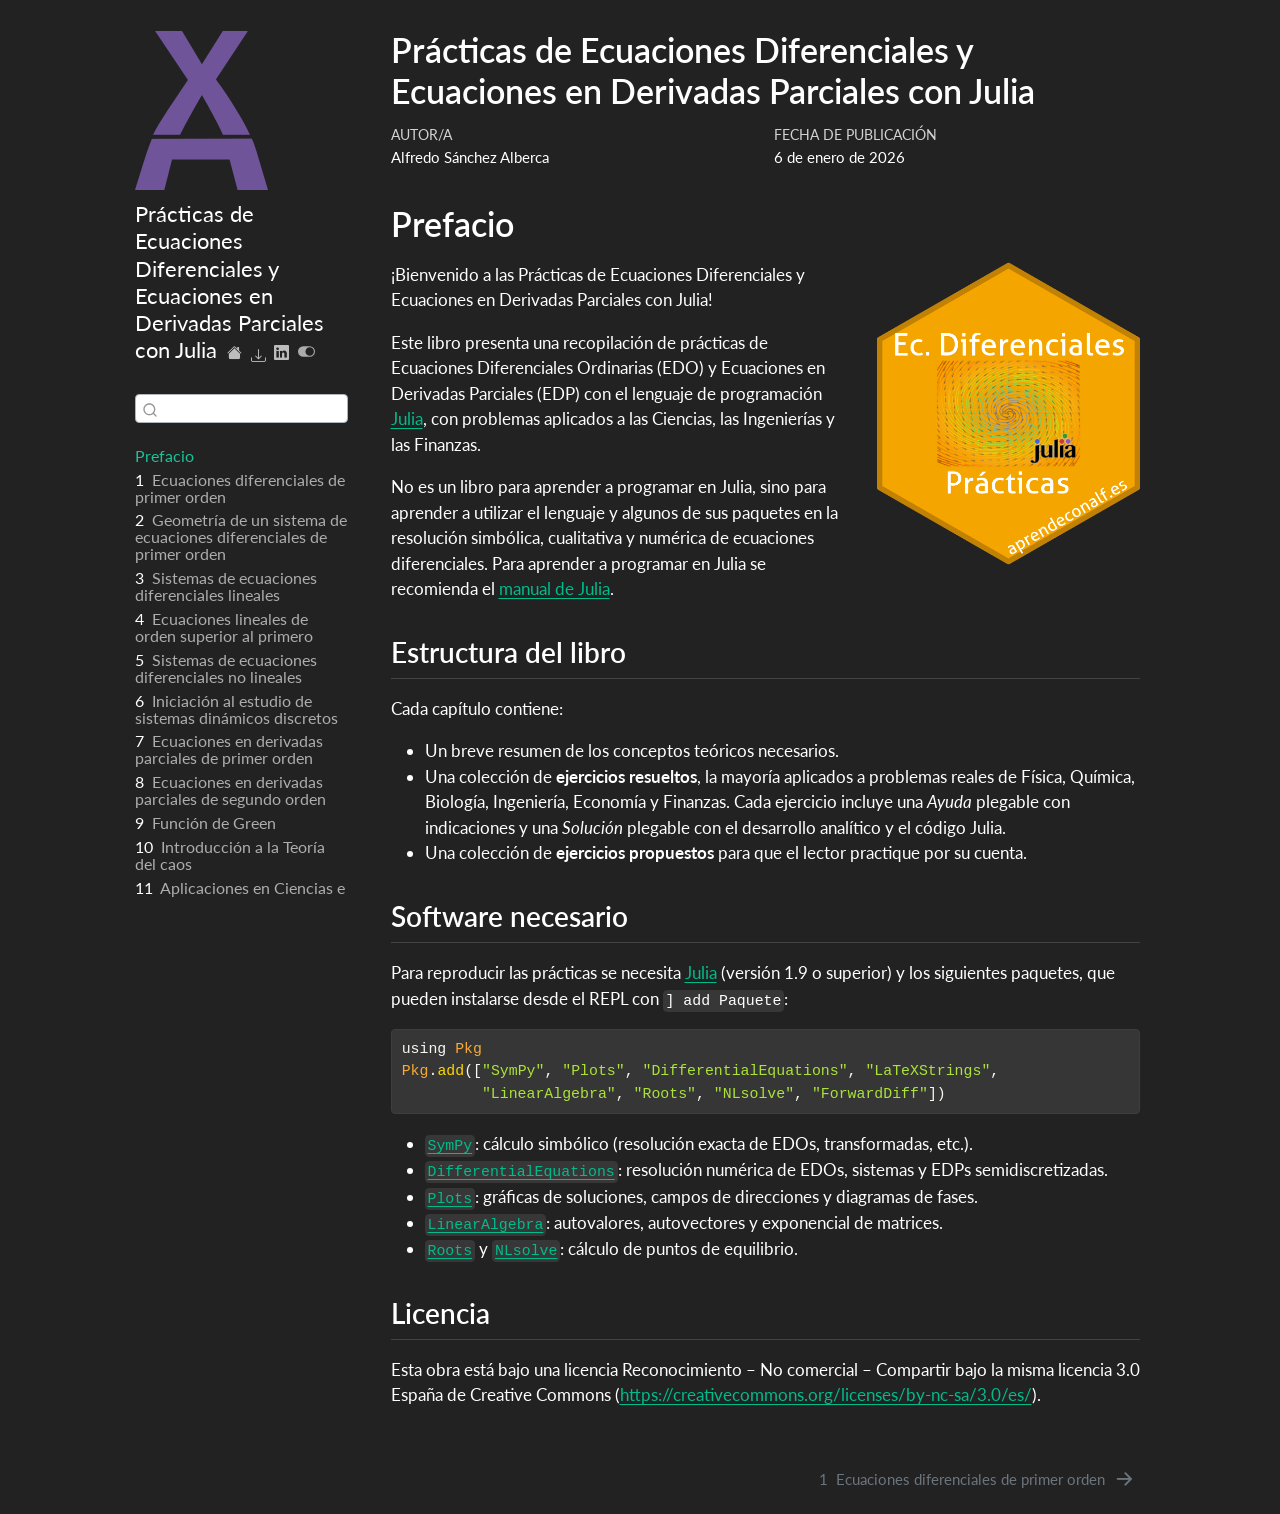
<file: docs/index.html>
<!DOCTYPE html>
<html xmlns="http://www.w3.org/1999/xhtml" lang="es" xml:lang="es"><head>

<meta charset="utf-8">
<meta name="generator" content="quarto-1.9.38">

<meta name="viewport" content="width=device-width, initial-scale=1.0, user-scalable=yes">

<meta name="author" content="Alfredo Sánchez Alberca">

<title>Prácticas de Ecuaciones Diferenciales y Ecuaciones en Derivadas Parciales con Julia</title>
<style>
/* Default styles provided by pandoc.
** See https://pandoc.org/MANUAL.html#variables-for-html for config info.
*/
code{white-space: pre-wrap;}
span.smallcaps{font-variant: small-caps;}
div.columns{display: flex; gap: min(4vw, 1.5em);}
div.column{flex: auto; overflow-x: auto;}
div.hanging-indent{margin-left: 1.5em; text-indent: -1.5em;}
ul.task-list{list-style: none;}
ul.task-list li input[type="checkbox"] {
  width: 0.8em;
  margin: 0 0.8em 0.2em -1em; /* quarto-specific, see https://github.com/quarto-dev/quarto-cli/issues/4556 */ 
  vertical-align: middle;
}
/* CSS for syntax highlighting */
html { -webkit-text-size-adjust: 100%; }
pre > code.sourceCode { white-space: pre; position: relative; }
pre > code.sourceCode > span { display: inline-block; line-height: 1.25; }
pre > code.sourceCode > span:empty { height: 1.2em; }
.sourceCode { overflow: visible; }
code.sourceCode > span { color: inherit; text-decoration: inherit; }
div.sourceCode { margin: 1em 0; }
pre.sourceCode { margin: 0; }
@media screen {
div.sourceCode { overflow: auto; }
}
@media print {
pre > code.sourceCode { white-space: pre-wrap; }
pre > code.sourceCode > span { text-indent: -5em; padding-left: 5em; }
}
pre.numberSource code
  { counter-reset: source-line 0; }
pre.numberSource code > span
  { position: relative; left: -4em; counter-increment: source-line; }
pre.numberSource code > span > a:first-child::before
  { content: counter(source-line);
    position: relative; left: -1em; text-align: right; vertical-align: baseline;
    border: none; display: inline-block;
    -webkit-touch-callout: none; -webkit-user-select: none;
    -khtml-user-select: none; -moz-user-select: none;
    -ms-user-select: none; user-select: none;
    padding: 0 4px; width: 4em;
  }
pre.numberSource { margin-left: 3em;  padding-left: 4px; }
div.sourceCode
  {   }
@media screen {
pre > code.sourceCode > span > a:first-child::before { text-decoration: underline; }
}
</style>


<script src="site_libs/quarto-nav/quarto-nav.js"></script>
<script src="site_libs/quarto-nav/headroom.min.js"></script>
<script src="site_libs/clipboard/clipboard.min.js"></script>
<script src="site_libs/quarto-search/autocomplete.umd.js"></script>
<script src="site_libs/quarto-search/fuse.min.js"></script>
<script src="site_libs/quarto-search/quarto-search.js"></script>
<meta name="quarto:offset" content="./">
<link href="./01-edos-primer-orden.html" rel="next">
<link href="./img/logos/favicon.ico" rel="icon">
<script src="site_libs/quarto-html/quarto.js" type="module"></script>
<script src="site_libs/quarto-html/tabsets/tabsets.js" type="module"></script>
<script src="site_libs/quarto-html/popper.min.js"></script>
<script src="site_libs/quarto-html/tippy.umd.min.js"></script>
<script src="site_libs/quarto-html/anchor.min.js"></script>
<link href="site_libs/quarto-html/tippy.css" rel="stylesheet">
<link href="site_libs/quarto-html/quarto-syntax-highlighting-33269adcf1721b81efc5ea7fcfe7f0ee.css" rel="stylesheet" class="quarto-color-scheme" id="quarto-text-highlighting-styles">
<link href="site_libs/quarto-html/quarto-syntax-highlighting-dark-5a2acb6f4ed5aeb23a104ba421924b87.css" rel="stylesheet" class="quarto-color-scheme quarto-color-alternate" id="quarto-text-highlighting-styles">
<script src="site_libs/bootstrap/bootstrap.min.js"></script>
<link href="site_libs/bootstrap/bootstrap-icons.css" rel="stylesheet">
<link href="site_libs/bootstrap/bootstrap-3401a95b39ddee773afad36d04e16f62.min.css" rel="stylesheet" append-hash="true" class="quarto-color-scheme" id="quarto-bootstrap" data-mode="light">
<link href="site_libs/bootstrap/bootstrap-dark-acd2f942bef30007f70c13ca6b9aeec6.min.css" rel="stylesheet" append-hash="true" class="quarto-color-scheme quarto-color-alternate" id="quarto-bootstrap" data-mode="dark">
<script id="quarto-search-options" type="application/json">{
  "location": "sidebar",
  "copy-button": false,
  "collapse-after": 3,
  "panel-placement": "start",
  "type": "textbox",
  "limit": 50,
  "keyboard-shortcut": [
    "f",
    "/",
    "s"
  ],
  "show-item-context": false,
  "language": {
    "search-no-results-text": "No se han encontrado resultados",
    "search-matching-documents-text": "documentos encontrados",
    "search-copy-link-title": "Copiar el enlace en la búsqueda",
    "search-hide-matches-text": "Ocultar resultados adicionales",
    "search-more-match-text": "resultado adicional en este documento",
    "search-more-matches-text": "resultados adicionales en este documento",
    "search-clear-button-title": "Borrar",
    "search-text-placeholder": "",
    "search-detached-cancel-button-title": "Cancelar",
    "search-submit-button-title": "Enviar",
    "search-label": "Buscar"
  }
}</script>


<meta property="og:title" content="Prácticas de Ecuaciones Diferenciales y Ecuaciones en Derivadas Parciales con Julia">
<meta property="og:description" content="">
<meta property="og:image" content="img/logos/sticker.png">
<meta property="og:site_name" content="Prácticas de Ecuaciones Diferenciales y Ecuaciones en Derivadas Parciales con Julia">
</head>

<body class="nav-sidebar floating fullcontent quarto-dark"><script id="quarto-html-before-body" type="application/javascript">
    const toggleBodyColorMode = (bsSheetEl) => {
      const mode = bsSheetEl.getAttribute("data-mode");
      const bodyEl = window.document.querySelector("body");
      if (mode === "dark") {
        bodyEl.classList.add("quarto-dark");
        bodyEl.classList.remove("quarto-light");
      } else {
        bodyEl.classList.add("quarto-light");
        bodyEl.classList.remove("quarto-dark");
      }
    }
    const toggleBodyColorPrimary = () => {
      const bsSheetEl = window.document.querySelector("link#quarto-bootstrap:not([rel=disabled-stylesheet])");
      if (bsSheetEl) {
        toggleBodyColorMode(bsSheetEl);
      }
    }
    const setColorSchemeToggle = (alternate) => {
      const toggles = window.document.querySelectorAll('.quarto-color-scheme-toggle');
      for (let i=0; i < toggles.length; i++) {
        const toggle = toggles[i];
        if (toggle) {
          if (alternate) {
            toggle.classList.add("alternate");
          } else {
            toggle.classList.remove("alternate");
          }
        }
      }
    };
    const toggleColorMode = (alternate) => {
      // Switch the stylesheets
      const primaryStylesheets = window.document.querySelectorAll('link.quarto-color-scheme:not(.quarto-color-alternate)');
      const alternateStylesheets = window.document.querySelectorAll('link.quarto-color-scheme.quarto-color-alternate');
      manageTransitions('#quarto-margin-sidebar .nav-link', false);
      if (alternate) {
        // note: dark is layered on light, we don't disable primary!
        enableStylesheet(alternateStylesheets);
        for (const sheetNode of alternateStylesheets) {
          if (sheetNode.id === "quarto-bootstrap") {
            toggleBodyColorMode(sheetNode);
          }
        }
      } else {
        disableStylesheet(alternateStylesheets);
        enableStylesheet(primaryStylesheets)
        toggleBodyColorPrimary();
      }
      manageTransitions('#quarto-margin-sidebar .nav-link', true);
      // Switch the toggles
      setColorSchemeToggle(alternate)
      // Hack to workaround the fact that safari doesn't
      // properly recolor the scrollbar when toggling (#1455)
      if (navigator.userAgent.indexOf('Safari') > 0 && navigator.userAgent.indexOf('Chrome') == -1) {
        manageTransitions("body", false);
        window.scrollTo(0, 1);
        setTimeout(() => {
          window.scrollTo(0, 0);
          manageTransitions("body", true);
        }, 40);
      }
    }
    const disableStylesheet = (stylesheets) => {
      for (let i=0; i < stylesheets.length; i++) {
        const stylesheet = stylesheets[i];
        stylesheet.rel = 'disabled-stylesheet';
      }
    }
    const enableStylesheet = (stylesheets) => {
      for (let i=0; i < stylesheets.length; i++) {
        const stylesheet = stylesheets[i];
        if(stylesheet.rel !== 'stylesheet') { // for Chrome, which will still FOUC without this check
          stylesheet.rel = 'stylesheet';
        }
      }
    }
    const manageTransitions = (selector, allowTransitions) => {
      const els = window.document.querySelectorAll(selector);
      for (let i=0; i < els.length; i++) {
        const el = els[i];
        if (allowTransitions) {
          el.classList.remove('notransition');
        } else {
          el.classList.add('notransition');
        }
      }
    }
    const isFileUrl = () => {
      return window.location.protocol === 'file:';
    }
    const hasAlternateSentinel = () => {
      let styleSentinel = getColorSchemeSentinel();
      if (styleSentinel !== null) {
        return styleSentinel === "alternate";
      } else {
        return false;
      }
    }
    const setStyleSentinel = (alternate) => {
      const value = alternate ? "alternate" : "default";
      if (!isFileUrl()) {
        window.localStorage.setItem("quarto-color-scheme", value);
      } else {
        localAlternateSentinel = value;
      }
    }
    const getColorSchemeSentinel = () => {
      if (!isFileUrl()) {
        const storageValue = window.localStorage.getItem("quarto-color-scheme");
        return storageValue != null ? storageValue : localAlternateSentinel;
      } else {
        return localAlternateSentinel;
      }
    }
    const toggleGiscusIfUsed = (isAlternate, darkModeDefault) => {
      const baseTheme = document.querySelector('#giscus-base-theme')?.value ?? 'light';
      const alternateTheme = document.querySelector('#giscus-alt-theme')?.value ?? 'dark';
      let newTheme = '';
      if(authorPrefersDark) {
        newTheme = isAlternate ? baseTheme : alternateTheme;
      } else {
        newTheme = isAlternate ? alternateTheme : baseTheme;
      }
      const changeGiscusTheme = () => {
        // From: https://github.com/giscus/giscus/issues/336
        const sendMessage = (message) => {
          const iframe = document.querySelector('iframe.giscus-frame');
          if (!iframe) return;
          iframe.contentWindow.postMessage({ giscus: message }, 'https://giscus.app');
        }
        sendMessage({
          setConfig: {
            theme: newTheme
          }
        });
      }
      const isGiscussLoaded = window.document.querySelector('iframe.giscus-frame') !== null;
      if (isGiscussLoaded) {
        changeGiscusTheme();
      }
    };
    const authorPrefersDark = true;
    const darkModeDefault = authorPrefersDark;
    let localAlternateSentinel = darkModeDefault ? 'alternate' : 'default';
    // Dark / light mode switch
    window.quartoToggleColorScheme = () => {
      // Read the current dark / light value
      let toAlternate = !hasAlternateSentinel();
      toggleColorMode(toAlternate);
      setStyleSentinel(toAlternate);
      toggleGiscusIfUsed(toAlternate, darkModeDefault);
      window.dispatchEvent(new Event('resize'));
    };
    // Switch to dark mode if need be
    if (hasAlternateSentinel()) {
      toggleColorMode(true);
    } else {
      toggleColorMode(false);
    }
  </script>

<div id="quarto-search-results"></div>
  <header id="quarto-header" class="headroom fixed-top">
  <nav class="quarto-secondary-nav">
    <div class="container-fluid d-flex">
      <button type="button" class="quarto-btn-toggle btn" data-bs-toggle="collapse" role="button" data-bs-target=".quarto-sidebar-collapse-item" aria-controls="quarto-sidebar" aria-expanded="false" aria-label="Alternar barra lateral" onclick="if (window.quartoToggleHeadroom) { window.quartoToggleHeadroom(); }">
        <i class="bi bi-layout-text-sidebar-reverse"></i>
      </button>
        <nav class="quarto-page-breadcrumbs" aria-label="breadcrumb"><ol class="breadcrumb"><li class="breadcrumb-item"><a href="./index.html">Prefacio</a></li></ol></nav>
        <a class="flex-grow-1" role="navigation" data-bs-toggle="collapse" data-bs-target=".quarto-sidebar-collapse-item" aria-controls="quarto-sidebar" aria-expanded="false" aria-label="Alternar barra lateral" onclick="if (window.quartoToggleHeadroom) { window.quartoToggleHeadroom(); }">      
        </a>
      <button type="button" class="btn quarto-search-button" aria-label="Buscar" onclick="window.quartoOpenSearch();">
        <i class="bi bi-search"></i>
      </button>
    </div>
  </nav>
</header>
<!-- content -->
<div id="quarto-content" class="quarto-container page-columns page-rows-contents page-layout-article">
<!-- sidebar -->
  <nav id="quarto-sidebar" class="sidebar collapse collapse-horizontal quarto-sidebar-collapse-item sidebar-navigation floating overflow-auto">
    <div class="pt-lg-2 mt-2 text-left sidebar-header sidebar-header-stacked">
      <a href="./index.html" class="sidebar-logo-link">
      <img src="./img/logos/aprendeconalf.png" alt="" class="sidebar-logo light-content py-0 d-lg-inline d-none">
      <img src="./img/logos/aprendeconalf.png" alt="" class="sidebar-logo dark-content py-0 d-lg-inline d-none">
      </a>
    <div class="sidebar-title mb-0 py-0">
      <a href="./">Prácticas de Ecuaciones Diferenciales y Ecuaciones en Derivadas Parciales con Julia</a> 
        <div class="sidebar-tools-main tools-wide">
    <a href="https://aprendeconalf.es" title="" class="quarto-navigation-tool px-1" aria-label=""><i class="bi bi-house-fill"></i></a>
    <div class="dropdown">
      <a href="" title="Download" id="quarto-navigation-tool-dropdown-0" class="quarto-navigation-tool dropdown-toggle px-1" data-bs-toggle="dropdown" aria-expanded="false" role="link" aria-label="Download"><i class="bi bi-download"></i></a>
      <ul class="dropdown-menu" aria-labelledby="quarto-navigation-tool-dropdown-0">
          <li>
            <a class="dropdown-item sidebar-tools-main-item" href="./practicas-ecuaciones-diferenciales-derivadas-parciales-julia.pdf">
              <i class="bi bi-file-pdf pe-1"></i>
            Download PDF
            </a>
          </li>
          <li>
            <a class="dropdown-item sidebar-tools-main-item" href="./practicas-ecuaciones-diferenciales-derivadas-parciales-julia.epub">
              <i class="bi bi-journal pe-1"></i>
            Download ePub
            </a>
          </li>
      </ul>
    </div>
    <a href="https://www.linkedin.com/sharing/share-offsite/?url=|url|" title="LinkedIn" class="quarto-navigation-tool px-1" aria-label="LinkedIn"><i class="bi bi-linkedin"></i></a>
  <a href="" class="quarto-color-scheme-toggle quarto-navigation-tool  px-1" onclick="window.quartoToggleColorScheme(); return false;" title="Alternar modo oscuro"><i class="bi"></i></a>
</div>
    </div>
      </div>
        <div class="mt-2 flex-shrink-0 align-items-center">
        <div class="sidebar-search">
        <div id="quarto-search" class="" title="Buscar"></div>
        </div>
        </div>
    <div class="sidebar-menu-container"> 
    <ul class="list-unstyled mt-1">
        <li class="sidebar-item">
  <div class="sidebar-item-container"> 
  <a href="./index.html" class="sidebar-item-text sidebar-link active">
 <span class="menu-text">Prefacio</span></a>
  </div>
</li>
        <li class="sidebar-item">
  <div class="sidebar-item-container"> 
  <a href="./01-edos-primer-orden.html" class="sidebar-item-text sidebar-link">
 <span class="menu-text"><span class="chapter-number">1</span>&nbsp; <span class="chapter-title">Ecuaciones diferenciales de primer orden</span></span></a>
  </div>
</li>
        <li class="sidebar-item">
  <div class="sidebar-item-container"> 
  <a href="./02-geometria-sistemas.html" class="sidebar-item-text sidebar-link">
 <span class="menu-text"><span class="chapter-number">2</span>&nbsp; <span class="chapter-title">Geometría de un sistema de ecuaciones diferenciales de primer orden</span></span></a>
  </div>
</li>
        <li class="sidebar-item">
  <div class="sidebar-item-container"> 
  <a href="./03-sistemas-lineales.html" class="sidebar-item-text sidebar-link">
 <span class="menu-text"><span class="chapter-number">3</span>&nbsp; <span class="chapter-title">Sistemas de ecuaciones diferenciales lineales</span></span></a>
  </div>
</li>
        <li class="sidebar-item">
  <div class="sidebar-item-container"> 
  <a href="./04-ecuaciones-orden-superior.html" class="sidebar-item-text sidebar-link">
 <span class="menu-text"><span class="chapter-number">4</span>&nbsp; <span class="chapter-title">Ecuaciones lineales de orden superior al primero</span></span></a>
  </div>
</li>
        <li class="sidebar-item">
  <div class="sidebar-item-container"> 
  <a href="./05-sistemas-no-lineales.html" class="sidebar-item-text sidebar-link">
 <span class="menu-text"><span class="chapter-number">5</span>&nbsp; <span class="chapter-title">Sistemas de ecuaciones diferenciales no lineales</span></span></a>
  </div>
</li>
        <li class="sidebar-item">
  <div class="sidebar-item-container"> 
  <a href="./06-sistemas-dinamicos-discretos.html" class="sidebar-item-text sidebar-link">
 <span class="menu-text"><span class="chapter-number">6</span>&nbsp; <span class="chapter-title">Iniciación al estudio de sistemas dinámicos discretos</span></span></a>
  </div>
</li>
        <li class="sidebar-item">
  <div class="sidebar-item-container"> 
  <a href="./07-edp-primer-orden.html" class="sidebar-item-text sidebar-link">
 <span class="menu-text"><span class="chapter-number">7</span>&nbsp; <span class="chapter-title">Ecuaciones en derivadas parciales de primer orden</span></span></a>
  </div>
</li>
        <li class="sidebar-item">
  <div class="sidebar-item-container"> 
  <a href="./08-edp-segundo-orden.html" class="sidebar-item-text sidebar-link">
 <span class="menu-text"><span class="chapter-number">8</span>&nbsp; <span class="chapter-title">Ecuaciones en derivadas parciales de segundo orden</span></span></a>
  </div>
</li>
        <li class="sidebar-item">
  <div class="sidebar-item-container"> 
  <a href="./09-funcion-green.html" class="sidebar-item-text sidebar-link">
 <span class="menu-text"><span class="chapter-number">9</span>&nbsp; <span class="chapter-title">Función de Green</span></span></a>
  </div>
</li>
        <li class="sidebar-item">
  <div class="sidebar-item-container"> 
  <a href="./10-caos.html" class="sidebar-item-text sidebar-link">
 <span class="menu-text"><span class="chapter-number">10</span>&nbsp; <span class="chapter-title">Introducción a la Teoría del caos</span></span></a>
  </div>
</li>
        <li class="sidebar-item">
  <div class="sidebar-item-container"> 
  <a href="./11-aplicaciones.html" class="sidebar-item-text sidebar-link">
 <span class="menu-text"><span class="chapter-number">11</span>&nbsp; <span class="chapter-title">Aplicaciones en Ciencias e Ingeniería</span></span></a>
  </div>
</li>
    </ul>
    </div>
</nav>
<div id="quarto-sidebar-glass" class="quarto-sidebar-collapse-item" data-bs-toggle="collapse" data-bs-target=".quarto-sidebar-collapse-item"></div>
<!-- margin-sidebar -->
    
<!-- main -->
<main class="content" id="quarto-document-content">


<header id="title-block-header" class="quarto-title-block default">
<div class="quarto-title">
<h1 class="title">Prácticas de Ecuaciones Diferenciales y Ecuaciones en Derivadas Parciales con Julia</h1>
</div>



<div class="quarto-title-meta">

    <div>
    <div class="quarto-title-meta-heading">Autor/a</div>
    <div class="quarto-title-meta-contents">
             <p>Alfredo Sánchez Alberca </p>
          </div>
  </div>
    
    <div>
    <div class="quarto-title-meta-heading">Fecha de publicación</div>
    <div class="quarto-title-meta-contents">
      <p class="date">6 de enero de 2026</p>
    </div>
  </div>
  
    
  </div>
  


</header>



<section id="prefacio" class="level1 unnumbered">
<h1 class="unnumbered">Prefacio</h1><p><img src="img/logos/sticker.png" title="Prácticas de Ecuaciones Diferenciales y Ecuaciones en Derivadas Parciales con Julia" class="quarto-cover-image nolightbox img-fluid"></p>
<p>¡Bienvenido a las Prácticas de Ecuaciones Diferenciales y Ecuaciones en Derivadas Parciales con Julia!</p>
<p>Este libro presenta una recopilación de prácticas de Ecuaciones Diferenciales Ordinarias (EDO) y Ecuaciones en Derivadas Parciales (EDP) con el lenguaje de programación <a href="https://julialang.org/">Julia</a>, con problemas aplicados a las Ciencias, las Ingenierías y las Finanzas.</p>
<p>No es un libro para aprender a programar en Julia, sino para aprender a utilizar el lenguaje y algunos de sus paquetes en la resolución simbólica, cualitativa y numérica de ecuaciones diferenciales. Para aprender a programar en Julia se recomienda el <a href="https://aprendeconalf.es/manual-julia/">manual de Julia</a>.</p>
<section id="estructura-del-libro" class="level2">
<h2 class="anchored" data-anchor-id="estructura-del-libro">Estructura del libro</h2>
<p>Cada capítulo contiene:</p>
<ul>
<li>Un breve resumen de los conceptos teóricos necesarios.</li>
<li>Una colección de <strong>ejercicios resueltos</strong>, la mayoría aplicados a problemas reales de Física, Química, Biología, Ingeniería, Economía y Finanzas. Cada ejercicio incluye una <em>Ayuda</em> plegable con indicaciones y una <em>Solución</em> plegable con el desarrollo analítico y el código Julia.</li>
<li>Una colección de <strong>ejercicios propuestos</strong> para que el lector practique por su cuenta.</li>
</ul>
</section>
<section id="software-necesario" class="level2">
<h2 class="anchored" data-anchor-id="software-necesario">Software necesario</h2>
<p>Para reproducir las prácticas se necesita <a href="https://julialang.org/downloads/">Julia</a> (versión 1.9 o superior) y los siguientes paquetes, que pueden instalarse desde el REPL con <code>] add Paquete</code>:</p>
<div class="code-copy-outer-scaffold"><div class="sourceCode" id="cb1"><pre class="sourceCode julia code-with-copy"><code class="sourceCode julia"><span id="cb1-1"><a href="#cb1-1" aria-hidden="true" tabindex="-1"></a><span class="im">using</span> <span class="bu">Pkg</span></span>
<span id="cb1-2"><a href="#cb1-2" aria-hidden="true" tabindex="-1"></a><span class="bu">Pkg</span>.<span class="fu">add</span>([<span class="st">"SymPy"</span>, <span class="st">"Plots"</span>, <span class="st">"DifferentialEquations"</span>, <span class="st">"LaTeXStrings"</span>,</span>
<span id="cb1-3"><a href="#cb1-3" aria-hidden="true" tabindex="-1"></a>         <span class="st">"LinearAlgebra"</span>, <span class="st">"Roots"</span>, <span class="st">"NLsolve"</span>, <span class="st">"ForwardDiff"</span>])</span></code></pre></div><button title="Copiar al portapapeles" class="code-copy-button"><i class="bi"></i></button></div>
<ul>
<li><a href="https://github.com/JuliaPy/SymPy.jl"><code>SymPy</code></a>: cálculo simbólico (resolución exacta de EDOs, transformadas, etc.).</li>
<li><a href="https://docs.sciml.ai/DiffEqDocs/stable/"><code>DifferentialEquations</code></a>: resolución numérica de EDOs, sistemas y EDPs semidiscretizadas.</li>
<li><a href="https://docs.juliaplots.org/"><code>Plots</code></a>: gráficas de soluciones, campos de direcciones y diagramas de fases.</li>
<li><a href="https://docs.julialang.org/en/v1/stdlib/LinearAlgebra/"><code>LinearAlgebra</code></a>: autovalores, autovectores y exponencial de matrices.</li>
<li><a href="https://github.com/JuliaMath/Roots.jl"><code>Roots</code></a> y <a href="https://github.com/JuliaNLSolvers/NLsolve.jl"><code>NLsolve</code></a>: cálculo de puntos de equilibrio.</li>
</ul>
</section>
<section id="licencia" class="level2">
<h2 class="anchored" data-anchor-id="licencia">Licencia</h2>
<p>Esta obra está bajo una licencia Reconocimiento – No comercial – Compartir bajo la misma licencia 3.0 España de Creative Commons (<a href="https://creativecommons.org/licenses/by-nc-sa/3.0/es/">https://creativecommons.org/licenses/by-nc-sa/3.0/es/</a>).</p>


</section>
</section>

</main> <!-- /main -->
<script id="quarto-html-after-body" type="application/javascript">
  window.document.addEventListener("DOMContentLoaded", function (event) {
    // Ensure there is a toggle, if there isn't float one in the top right
    if (window.document.querySelector('.quarto-color-scheme-toggle') === null) {
      const a = window.document.createElement('a');
      a.classList.add('top-right');
      a.classList.add('quarto-color-scheme-toggle');
      a.href = "";
      a.onclick = function() { try { window.quartoToggleColorScheme(); } catch {} return false; };
      const i = window.document.createElement("i");
      i.classList.add('bi');
      a.appendChild(i);
      window.document.body.appendChild(a);
    }
    setColorSchemeToggle(hasAlternateSentinel())
    const icon = "";
    const anchorJS = new window.AnchorJS();
    anchorJS.options = {
      placement: 'right',
      icon: icon
    };
    anchorJS.add('.anchored');
    const isCodeAnnotation = (el) => {
      for (const clz of el.classList) {
        if (clz.startsWith('code-annotation-')) {                     
          return true;
        }
      }
      return false;
    }
    const onCopySuccess = function(e) {
      // button target
      const button = e.trigger;
      // don't keep focus
      button.blur();
      // flash "checked"
      button.classList.add('code-copy-button-checked');
      var currentTitle = button.getAttribute("title");
      button.setAttribute("title", "Copiado");
      let tooltip;
      if (window.bootstrap) {
        button.setAttribute("data-bs-toggle", "tooltip");
        button.setAttribute("data-bs-placement", "left");
        button.setAttribute("data-bs-title", "Copiado");
        tooltip = new bootstrap.Tooltip(button, 
          { trigger: "manual", 
            customClass: "code-copy-button-tooltip",
            offset: [0, -8]});
        tooltip.show();    
      }
      setTimeout(function() {
        if (tooltip) {
          tooltip.hide();
          button.removeAttribute("data-bs-title");
          button.removeAttribute("data-bs-toggle");
          button.removeAttribute("data-bs-placement");
        }
        button.setAttribute("title", currentTitle);
        button.classList.remove('code-copy-button-checked');
      }, 1000);
      // clear code selection
      e.clearSelection();
    }
    const getTextToCopy = function(trigger) {
      const outerScaffold = trigger.parentElement.cloneNode(true);
      const codeEl = outerScaffold.querySelector('code');
      for (const childEl of codeEl.children) {
        if (isCodeAnnotation(childEl)) {
          childEl.remove();
        }
      }
      return codeEl.innerText;
    }
    const clipboard = new window.ClipboardJS('.code-copy-button:not([data-in-quarto-modal])', {
      text: getTextToCopy
    });
    clipboard.on('success', onCopySuccess);
    if (window.document.getElementById('quarto-embedded-source-code-modal')) {
      const clipboardModal = new window.ClipboardJS('.code-copy-button[data-in-quarto-modal]', {
        text: getTextToCopy,
        container: window.document.getElementById('quarto-embedded-source-code-modal')
      });
      clipboardModal.on('success', onCopySuccess);
    }
      var localhostRegex = new RegExp(/^(?:http|https):\/\/localhost\:?[0-9]*\//);
      var mailtoRegex = new RegExp(/^mailto:/);
        var filterRegex = new RegExp('/' + window.location.host + '/');
      var isInternal = (href) => {
          return filterRegex.test(href) || localhostRegex.test(href) || mailtoRegex.test(href);
      }
      // Inspect non-navigation links and adorn them if external
     var links = window.document.querySelectorAll('a[href]:not(.nav-link):not(.navbar-brand):not(.toc-action):not(.sidebar-link):not(.sidebar-item-toggle):not(.pagination-link):not(.no-external):not([aria-hidden]):not(.dropdown-item):not(.quarto-navigation-tool):not(.about-link)');
      for (var i=0; i<links.length; i++) {
        const link = links[i];
        if (!isInternal(link.href)) {
          // undo the damage that might have been done by quarto-nav.js in the case of
          // links that we want to consider external
          if (link.dataset.originalHref !== undefined) {
            link.href = link.dataset.originalHref;
          }
        }
      }
    function tippyHover(el, contentFn, onTriggerFn, onUntriggerFn) {
      const config = {
        allowHTML: true,
        maxWidth: 500,
        delay: 100,
        arrow: false,
        appendTo: function(el) {
            return el.parentElement;
        },
        interactive: true,
        interactiveBorder: 10,
        theme: 'quarto',
        placement: 'bottom-start',
      };
      if (contentFn) {
        config.content = contentFn;
      }
      if (onTriggerFn) {
        config.onTrigger = onTriggerFn;
      }
      if (onUntriggerFn) {
        config.onUntrigger = onUntriggerFn;
      }
      window.tippy(el, config); 
    }
    const noterefs = window.document.querySelectorAll('a[role="doc-noteref"]');
    for (var i=0; i<noterefs.length; i++) {
      const ref = noterefs[i];
      tippyHover(ref, function() {
        // use id or data attribute instead here
        let href = ref.getAttribute('data-footnote-href') || ref.getAttribute('href');
        try { href = new URL(href).hash; } catch {}
        const id = href.replace(/^#\/?/, "");
        const note = window.document.getElementById(id);
        if (note) {
          return note.innerHTML;
        } else {
          return "";
        }
      });
    }
    const xrefs = window.document.querySelectorAll('a.quarto-xref');
    const processXRef = (id, note) => {
      // Strip column container classes
      const stripColumnClz = (el) => {
        el.classList.remove("page-full", "page-columns");
        if (el.children) {
          for (const child of el.children) {
            stripColumnClz(child);
          }
        }
      }
      stripColumnClz(note)
      if (id === null || id.startsWith('sec-')) {
        // Special case sections, only their first couple elements
        const container = document.createElement("div");
        if (note.children && note.children.length > 2) {
          container.appendChild(note.children[0].cloneNode(true));
          for (let i = 1; i < note.children.length; i++) {
            const child = note.children[i];
            if (child.tagName === "P" && child.innerText === "") {
              continue;
            } else {
              container.appendChild(child.cloneNode(true));
              break;
            }
          }
          if (window.Quarto?.typesetMath) {
            window.Quarto.typesetMath(container);
          }
          return container.innerHTML
        } else {
          if (window.Quarto?.typesetMath) {
            window.Quarto.typesetMath(note);
          }
          return note.innerHTML;
        }
      } else {
        // Remove any anchor links if they are present
        const anchorLink = note.querySelector('a.anchorjs-link');
        if (anchorLink) {
          anchorLink.remove();
        }
        if (window.Quarto?.typesetMath) {
          window.Quarto.typesetMath(note);
        }
        if (note.classList.contains("callout")) {
          return note.outerHTML;
        } else {
          return note.innerHTML;
        }
      }
    }
    for (var i=0; i<xrefs.length; i++) {
      const xref = xrefs[i];
      tippyHover(xref, undefined, function(instance) {
        instance.disable();
        let url = xref.getAttribute('href');
        let hash = undefined; 
        if (url.startsWith('#')) {
          hash = url;
        } else {
          try { hash = new URL(url).hash; } catch {}
        }
        if (hash) {
          const id = hash.replace(/^#\/?/, "");
          const note = window.document.getElementById(id);
          if (note !== null) {
            try {
              const html = processXRef(id, note.cloneNode(true));
              instance.setContent(html);
            } finally {
              instance.enable();
              instance.show();
            }
          } else {
            // See if we can fetch this
            fetch(url.split('#')[0])
            .then(res => res.text())
            .then(html => {
              const parser = new DOMParser();
              const htmlDoc = parser.parseFromString(html, "text/html");
              const note = htmlDoc.getElementById(id);
              if (note !== null) {
                const html = processXRef(id, note);
                instance.setContent(html);
              } 
            }).finally(() => {
              instance.enable();
              instance.show();
            });
          }
        } else {
          // See if we can fetch a full url (with no hash to target)
          // This is a special case and we should probably do some content thinning / targeting
          fetch(url)
          .then(res => res.text())
          .then(html => {
            const parser = new DOMParser();
            const htmlDoc = parser.parseFromString(html, "text/html");
            const note = htmlDoc.querySelector('main.content');
            if (note !== null) {
              // This should only happen for chapter cross references
              // (since there is no id in the URL)
              // remove the first header
              if (note.children.length > 0 && note.children[0].tagName === "HEADER") {
                note.children[0].remove();
              }
              const html = processXRef(null, note);
              instance.setContent(html);
            } 
          }).finally(() => {
            instance.enable();
            instance.show();
          });
        }
      }, function(instance) {
      });
    }
        let selectedAnnoteEl;
        const selectorForAnnotation = ( cell, annotation) => {
          let cellAttr = 'data-code-cell="' + cell + '"';
          let lineAttr = 'data-code-annotation="' +  annotation + '"';
          const selector = 'span[' + cellAttr + '][' + lineAttr + ']';
          return selector;
        }
        const selectCodeLines = (annoteEl) => {
          const doc = window.document;
          const targetCell = annoteEl.getAttribute("data-target-cell");
          const targetAnnotation = annoteEl.getAttribute("data-target-annotation");
          const annoteSpan = window.document.querySelector(selectorForAnnotation(targetCell, targetAnnotation));
          const lines = annoteSpan.getAttribute("data-code-lines").split(",");
          const lineIds = lines.map((line) => {
            return targetCell + "-" + line;
          })
          let top = null;
          let height = null;
          let parent = null;
          if (lineIds.length > 0) {
              //compute the position of the single el (top and bottom and make a div)
              const el = window.document.getElementById(lineIds[0]);
              top = el.offsetTop;
              height = el.offsetHeight;
              parent = el.parentElement.parentElement;
            if (lineIds.length > 1) {
              const lastEl = window.document.getElementById(lineIds[lineIds.length - 1]);
              const bottom = lastEl.offsetTop + lastEl.offsetHeight;
              height = bottom - top;
            }
            if (top !== null && height !== null && parent !== null) {
              // cook up a div (if necessary) and position it 
              let div = window.document.getElementById("code-annotation-line-highlight");
              if (div === null) {
                div = window.document.createElement("div");
                div.setAttribute("id", "code-annotation-line-highlight");
                div.style.position = 'absolute';
                parent.appendChild(div);
              }
              div.style.top = top - 2 + "px";
              div.style.height = height + 4 + "px";
              div.style.left = 0;
              let gutterDiv = window.document.getElementById("code-annotation-line-highlight-gutter");
              if (gutterDiv === null) {
                gutterDiv = window.document.createElement("div");
                gutterDiv.setAttribute("id", "code-annotation-line-highlight-gutter");
                gutterDiv.style.position = 'absolute';
                const codeCell = window.document.getElementById(targetCell);
                const gutter = codeCell.querySelector('.code-annotation-gutter');
                gutter.appendChild(gutterDiv);
              }
              gutterDiv.style.top = top - 2 + "px";
              gutterDiv.style.height = height + 4 + "px";
            }
            selectedAnnoteEl = annoteEl;
          }
        };
        const unselectCodeLines = () => {
          const elementsIds = ["code-annotation-line-highlight", "code-annotation-line-highlight-gutter"];
          elementsIds.forEach((elId) => {
            const div = window.document.getElementById(elId);
            if (div) {
              div.remove();
            }
          });
          selectedAnnoteEl = undefined;
        };
          // Handle positioning of the toggle
      window.addEventListener(
        "resize",
        throttle(() => {
          elRect = undefined;
          if (selectedAnnoteEl) {
            selectCodeLines(selectedAnnoteEl);
          }
        }, 10)
      );
      function throttle(fn, ms) {
      let throttle = false;
      let timer;
        return (...args) => {
          if(!throttle) { // first call gets through
              fn.apply(this, args);
              throttle = true;
          } else { // all the others get throttled
              if(timer) clearTimeout(timer); // cancel #2
              timer = setTimeout(() => {
                fn.apply(this, args);
                timer = throttle = false;
              }, ms);
          }
        };
      }
        // Attach click handler to the DT
        const annoteDls = window.document.querySelectorAll('dt[data-target-cell]');
        for (const annoteDlNode of annoteDls) {
          annoteDlNode.addEventListener('click', (event) => {
            const clickedEl = event.target;
            if (clickedEl !== selectedAnnoteEl) {
              unselectCodeLines();
              const activeEl = window.document.querySelector('dt[data-target-cell].code-annotation-active');
              if (activeEl) {
                activeEl.classList.remove('code-annotation-active');
              }
              selectCodeLines(clickedEl);
              clickedEl.classList.add('code-annotation-active');
            } else {
              // Unselect the line
              unselectCodeLines();
              clickedEl.classList.remove('code-annotation-active');
            }
          });
        }
    const findCites = (el) => {
      const parentEl = el.parentElement;
      if (parentEl) {
        const cites = parentEl.dataset.cites;
        if (cites) {
          return {
            el,
            cites: cites.split(' ')
          };
        } else {
          return findCites(el.parentElement)
        }
      } else {
        return undefined;
      }
    };
    var bibliorefs = window.document.querySelectorAll('a[role="doc-biblioref"]');
    for (var i=0; i<bibliorefs.length; i++) {
      const ref = bibliorefs[i];
      const citeInfo = findCites(ref);
      if (citeInfo) {
        tippyHover(citeInfo.el, function() {
          var popup = window.document.createElement('div');
          citeInfo.cites.forEach(function(cite) {
            var citeDiv = window.document.createElement('div');
            citeDiv.classList.add('hanging-indent');
            citeDiv.classList.add('csl-entry');
            var biblioDiv = window.document.getElementById('ref-' + cite);
            if (biblioDiv) {
              citeDiv.innerHTML = biblioDiv.innerHTML;
            }
            popup.appendChild(citeDiv);
          });
          return popup.innerHTML;
        });
      }
    }
  });
  </script>
<nav class="page-navigation">
  <div class="nav-page nav-page-previous">
  </div>
  <div class="nav-page nav-page-next">
      <a href="./01-edos-primer-orden.html" class="pagination-link" aria-label="Ecuaciones diferenciales de primer orden">
        <span class="nav-page-text"><span class="chapter-number">1</span>&nbsp; <span class="chapter-title">Ecuaciones diferenciales de primer orden</span></span> <i class="bi bi-arrow-right-short"></i>
      </a>
  </div>
</nav>
</div> <!-- /content -->




</body></html>
</file>
<file: docs/site_libs/quarto-html/tippy.css>
.tippy-box[data-animation=fade][data-state=hidden]{opacity:0}[data-tippy-root]{max-width:calc(100vw - 10px)}.tippy-box{position:relative;background-color:#333;color:#fff;border-radius:4px;font-size:14px;line-height:1.4;white-space:normal;outline:0;transition-property:transform,visibility,opacity}.tippy-box[data-placement^=top]>.tippy-arrow{bottom:0}.tippy-box[data-placement^=top]>.tippy-arrow:before{bottom:-7px;left:0;border-width:8px 8px 0;border-top-color:initial;transform-origin:center top}.tippy-box[data-placement^=bottom]>.tippy-arrow{top:0}.tippy-box[data-placement^=bottom]>.tippy-arrow:before{top:-7px;left:0;border-width:0 8px 8px;border-bottom-color:initial;transform-origin:center bottom}.tippy-box[data-placement^=left]>.tippy-arrow{right:0}.tippy-box[data-placement^=left]>.tippy-arrow:before{border-width:8px 0 8px 8px;border-left-color:initial;right:-7px;transform-origin:center left}.tippy-box[data-placement^=right]>.tippy-arrow{left:0}.tippy-box[data-placement^=right]>.tippy-arrow:before{left:-7px;border-width:8px 8px 8px 0;border-right-color:initial;transform-origin:center right}.tippy-box[data-inertia][data-state=visible]{transition-timing-function:cubic-bezier(.54,1.5,.38,1.11)}.tippy-arrow{width:16px;height:16px;color:#333}.tippy-arrow:before{content:"";position:absolute;border-color:transparent;border-style:solid}.tippy-content{position:relative;padding:5px 9px;z-index:1}
</file>
<file: docs/site_libs/quarto-html/quarto-syntax-highlighting-33269adcf1721b81efc5ea7fcfe7f0ee.css>
/* quarto syntax highlight colors */
:root {
  --quarto-hl-ot-color: #d91e18;
  --quarto-hl-at-color: #a55a00;
  --quarto-hl-ss-color: #008000;
  --quarto-hl-an-color: #696969;
  --quarto-hl-fu-color: #06287e;
  --quarto-hl-st-color: #008000;
  --quarto-hl-cf-color: #d91e18;
  --quarto-hl-op-color: #00769e;
  --quarto-hl-er-color: #7928a1;
  --quarto-hl-bn-color: #7928a1;
  --quarto-hl-al-color: #7928a1;
  --quarto-hl-va-color: #a55a00;
  --quarto-hl-bu-color: inherit;
  --quarto-hl-ex-color: inherit;
  --quarto-hl-pp-color: #7928a1;
  --quarto-hl-in-color: #696969;
  --quarto-hl-vs-color: #008000;
  --quarto-hl-wa-color: #696969;
  --quarto-hl-do-color: #696969;
  --quarto-hl-im-color: inherit;
  --quarto-hl-ch-color: #008000;
  --quarto-hl-dt-color: #7928a1;
  --quarto-hl-fl-color: #a55a00;
  --quarto-hl-co-color: #696969;
  --quarto-hl-cv-color: #696969;
  --quarto-hl-cn-color: #d91e18;
  --quarto-hl-sc-color: #00769e;
  --quarto-hl-dv-color: #7928a1;
  --quarto-hl-kw-color: #d91e18;
}

/* other quarto variables */
:root {
  --quarto-font-monospace: SFMono-Regular, Menlo, Monaco, Consolas, "Liberation Mono", "Courier New", monospace;
}

/* syntax highlight based on Pandoc's rules */
pre > code.sourceCode > span {
  color: #545454;
}

code.sourceCode > span {
  color: #545454;
}

div.sourceCode,
div.sourceCode pre.sourceCode {
  color: #545454;
}

/* Normal */
code span {
  color: #545454;
}

/* Alert */
code span.al {
  color: #7928a1;
  font-style: inherit;
}

/* Annotation */
code span.an {
  color: #696969;
  font-style: inherit;
}

/* Attribute */
code span.at {
  color: #a55a00;
  font-style: inherit;
}

/* BaseN */
code span.bn {
  color: #7928a1;
  font-style: inherit;
}

/* BuiltIn */
code span.bu {
  font-style: inherit;
}

/* ControlFlow */
code span.cf {
  color: #d91e18;
  font-style: inherit;
}

/* Char */
code span.ch {
  color: #008000;
  font-style: inherit;
}

/* Constant */
code span.cn {
  color: #d91e18;
  font-style: inherit;
}

/* Comment */
code span.co {
  color: #696969;
  font-style: inherit;
}

/* CommentVar */
code span.cv {
  color: #696969;
  font-style: italic;
}

/* Documentation */
code span.do {
  color: #696969;
  font-style: italic;
}

/* DataType */
code span.dt {
  color: #7928a1;
  font-style: inherit;
}

/* DecVal */
code span.dv {
  color: #7928a1;
  font-style: inherit;
}

/* Error */
code span.er {
  color: #7928a1;
  font-style: inherit;
}

/* Extension */
code span.ex {
  font-style: inherit;
}

/* Float */
code span.fl {
  color: #a55a00;
  font-style: inherit;
}

/* Function */
code span.fu {
  color: #06287e;
  font-style: inherit;
}

/* Import */
code span.im {
  font-style: inherit;
}

/* Information */
code span.in {
  color: #696969;
  font-style: inherit;
}

/* Keyword */
code span.kw {
  color: #d91e18;
  font-style: inherit;
}

/* Operator */
code span.op {
  color: #00769e;
  font-style: inherit;
}

/* Other */
code span.ot {
  color: #d91e18;
  font-style: inherit;
}

/* Preprocessor */
code span.pp {
  color: #7928a1;
  font-style: inherit;
}

/* SpecialChar */
code span.sc {
  color: #00769e;
  font-style: inherit;
}

/* SpecialString */
code span.ss {
  color: #008000;
  font-style: inherit;
}

/* String */
code span.st {
  color: #008000;
  font-style: inherit;
}

/* Variable */
code span.va {
  color: #a55a00;
  font-style: inherit;
}

/* VerbatimString */
code span.vs {
  color: #008000;
  font-style: inherit;
}

/* Warning */
code span.wa {
  color: #696969;
  font-style: italic;
}

.prevent-inlining {
  content: "</";
}

/*# sourceMappingURL=8cadf718cf3f963589512c4abfa8f560.css.map */
</file>
<file: docs/site_libs/quarto-html/quarto-syntax-highlighting-dark-5a2acb6f4ed5aeb23a104ba421924b87.css>
/* quarto syntax highlight colors */
:root {
  --quarto-hl-ot-color: #ffa07a;
  --quarto-hl-at-color: #ffd700;
  --quarto-hl-ss-color: #abe338;
  --quarto-hl-an-color: #d4d0ab;
  --quarto-hl-fu-color: #ffd700;
  --quarto-hl-st-color: #abe338;
  --quarto-hl-cf-color: #ffa07a;
  --quarto-hl-op-color: #00e0e0;
  --quarto-hl-er-color: #dcc6e0;
  --quarto-hl-bn-color: #dcc6e0;
  --quarto-hl-al-color: #dcc6e0;
  --quarto-hl-va-color: #f5ab35;
  --quarto-hl-bu-color: #f5ab35;
  --quarto-hl-ex-color: #ffd700;
  --quarto-hl-pp-color: #dcc6e0;
  --quarto-hl-in-color: #d4d0ab;
  --quarto-hl-vs-color: #abe338;
  --quarto-hl-wa-color: #d4d0ab;
  --quarto-hl-do-color: #d4d0ab;
  --quarto-hl-ch-color: #abe338;
  --quarto-hl-dt-color: #dcc6e0;
  --quarto-hl-fl-color: #f5ab35;
  --quarto-hl-co-color: #d4d0ab;
  --quarto-hl-cv-color: #d4d0ab;
  --quarto-hl-cn-color: #ffa07a;
  --quarto-hl-sc-color: #00e0e0;
  --quarto-hl-dv-color: #dcc6e0;
  --quarto-hl-kw-color: #ffa07a;
}

/* other quarto variables */
:root {
  --quarto-font-monospace: SFMono-Regular, Menlo, Monaco, Consolas, "Liberation Mono", "Courier New", monospace;
}

/* syntax highlight based on Pandoc's rules */
pre > code.sourceCode > span {
  color: #f8f8f2;
}

code.sourceCode > span {
  color: #f8f8f2;
}

div.sourceCode,
div.sourceCode pre.sourceCode {
  color: #f8f8f2;
}

/* Normal */
code span {
  color: #f8f8f2;
}

/* Alert */
code span.al {
  color: #dcc6e0;
  font-style: inherit;
}

/* Annotation */
code span.an {
  color: #d4d0ab;
  font-style: inherit;
}

/* Attribute */
code span.at {
  color: #ffd700;
  font-style: inherit;
}

/* BaseN */
code span.bn {
  color: #dcc6e0;
  font-style: inherit;
}

/* BuiltIn */
code span.bu {
  color: #f5ab35;
  font-style: inherit;
}

/* ControlFlow */
code span.cf {
  color: #ffa07a;
  font-style: inherit;
}

/* Char */
code span.ch {
  color: #abe338;
  font-style: inherit;
}

/* Constant */
code span.cn {
  color: #ffa07a;
  font-style: inherit;
}

/* Comment */
code span.co {
  color: #d4d0ab;
  font-style: inherit;
}

/* CommentVar */
code span.cv {
  color: #d4d0ab;
  font-style: italic;
}

/* Documentation */
code span.do {
  color: #d4d0ab;
  font-style: italic;
}

/* DataType */
code span.dt {
  color: #dcc6e0;
  font-style: inherit;
}

/* DecVal */
code span.dv {
  color: #dcc6e0;
  font-style: inherit;
}

/* Error */
code span.er {
  color: #dcc6e0;
  font-style: inherit;
}

/* Extension */
code span.ex {
  color: #ffd700;
  font-style: inherit;
}

/* Float */
code span.fl {
  color: #f5ab35;
  font-style: inherit;
}

/* Function */
code span.fu {
  color: #ffd700;
  font-style: inherit;
}

/* Import */
code span.im {
  font-style: inherit;
}

/* Information */
code span.in {
  color: #d4d0ab;
  font-style: inherit;
}

/* Keyword */
code span.kw {
  color: #ffa07a;
  font-style: inherit;
}

/* Operator */
code span.op {
  color: #00e0e0;
  font-style: inherit;
}

/* Other */
code span.ot {
  color: #ffa07a;
  font-style: inherit;
}

/* Preprocessor */
code span.pp {
  color: #dcc6e0;
  font-style: inherit;
}

/* SpecialChar */
code span.sc {
  color: #00e0e0;
  font-style: inherit;
}

/* SpecialString */
code span.ss {
  color: #abe338;
  font-style: inherit;
}

/* String */
code span.st {
  color: #abe338;
  font-style: inherit;
}

/* Variable */
code span.va {
  color: #f5ab35;
  font-style: inherit;
}

/* VerbatimString */
code span.vs {
  color: #abe338;
  font-style: inherit;
}

/* Warning */
code span.wa {
  color: #d4d0ab;
  font-style: italic;
}

.prevent-inlining {
  content: "</";
}

/*# sourceMappingURL=7ca7dfbc35c8dfebe8ec5b98ea4dc5b8.css.map */
</file>
